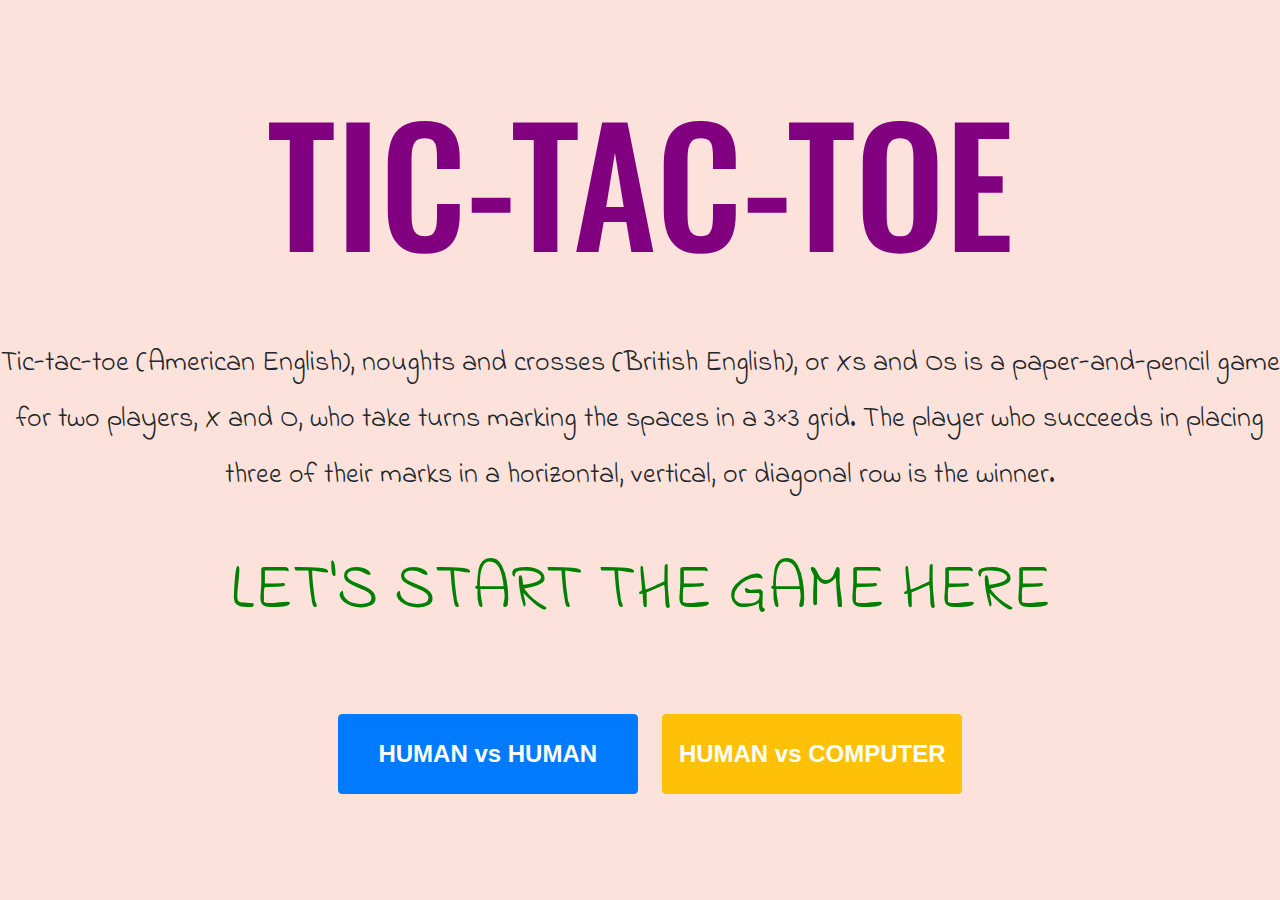
<file: index.html>
<!DOCTYPE html>
<html lang="en" dir="ltr">
  <head>
    <meta charset="utf-8">
    <title>Game</title>
    <iframe width="0" height="0" src="1.mp3" frameborder="0" allowfullscreen></iframe>
    <link rel="stylesheet" href="https://stackpath.bootstrapcdn.com/bootstrap/4.4.1/css/bootstrap.min.css" integrity="sha384-Vkoo8x4CGsO3+Hhxv8T/Q5PaXtkKtu6ug5TOeNV6gBiFeWPGFN9MuhOf23Q9Ifjh" crossorigin="anonymous">
    <link rel="stylesheet" href="1.css">
    <link href="https://fonts.googleapis.com/css2?family=Indie+Flower&family=Oswald:wght@700&display=swap" rel="stylesheet">

  </head>
  <body>








    <h1>TIC-TAC-TOE</h1>

    <h3>Tic-tac-toe (American English), noughts and crosses (British English), or Xs and Os is a paper-and-pencil game for two players, X and O, who take turns marking the spaces in a 3×3 grid. The player who succeeds in placing three of their marks in a horizontal, vertical, or diagonal row is the winner.
</h3>

<h2>LET'S START THE GAME HERE </h2>


<button type="button" class="button btn btn-primary"><a href="2.html">HUMAN vs HUMAN</a></button>
<button type="button" class="button btn btn-warning"><a href="3.html">HUMAN vs COMPUTER</a> </button>











  </body>
</html>
</file>
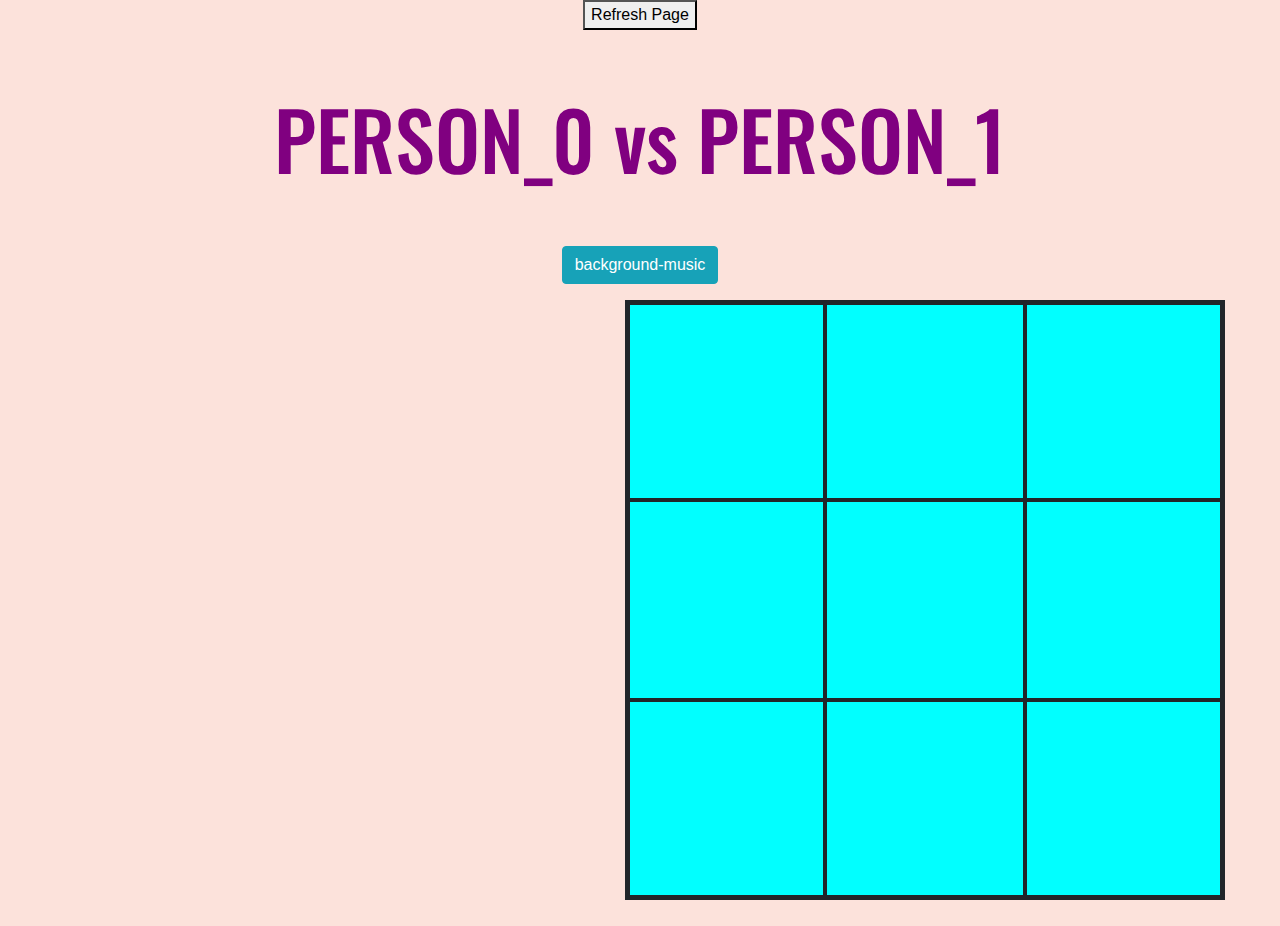
<file: 2.html>
<!DOCTYPE html>
<html lang="en" dir="ltr">

<head>

  <meta charset="utf-8">
  <title>Game</title>
  <link rel="stylesheet" href="https://stackpath.bootstrapcdn.com/bootstrap/4.4.1/css/bootstrap.min.css" integrity="sha384-Vkoo8x4CGsO3+Hhxv8T/Q5PaXtkKtu6ug5TOeNV6gBiFeWPGFN9MuhOf23Q9Ifjh" crossorigin="anonymous">

  <link rel="stylesheet" href="2.css">
  <link href="https://fonts.googleapis.com/css2?family=Indie+Flower&family=Oswald:wght@700&display=swap" rel="stylesheet">


</head>

<body>
  <button onClick="window.location.href=window.location.href">Refresh Page</button>
  <h1 class="last">PERSON_0 vs PERSON_1</h1>
  <button type="diff button" class="music btn btn-info">background-music</button>


  <img src="imge.jpeg" alt="close" class="f1 one">
  <img src="imge.jpeg" alt="close" class="f2 two">
  <img src="imge.jpeg" alt="close" class="f3 three">

  <img src="imge.jpeg" alt="close" class="f4 four">
  <img src="imge.jpeg" alt="close" class="f5 five">
  <img src="imge.jpeg" alt="close" class="f6 six">

  <img src="imge.jpeg" alt="close" class="f7 seven">
  <img src="imge.jpeg" alt="close" class="f8 eight">
  <img src="imge.jpeg" alt="close" class="f9 nine">

  <h1 class="side ">GAME WILL BE STARTED BY PLAYER WHO WON THE TOSS</h1>

  <button type=" button" class=" toss btn btn-warning">TOSS</button>
  <button type="button" class=" ready btn btn-success">YASS</button>




  <script src="https://ajax.googleapis.com/ajax/libs/jquery/3.4.1/jquery.min.js"></script>
  <script src="2.js" charset="utf-8"></script>






</body>

</html>
</file>
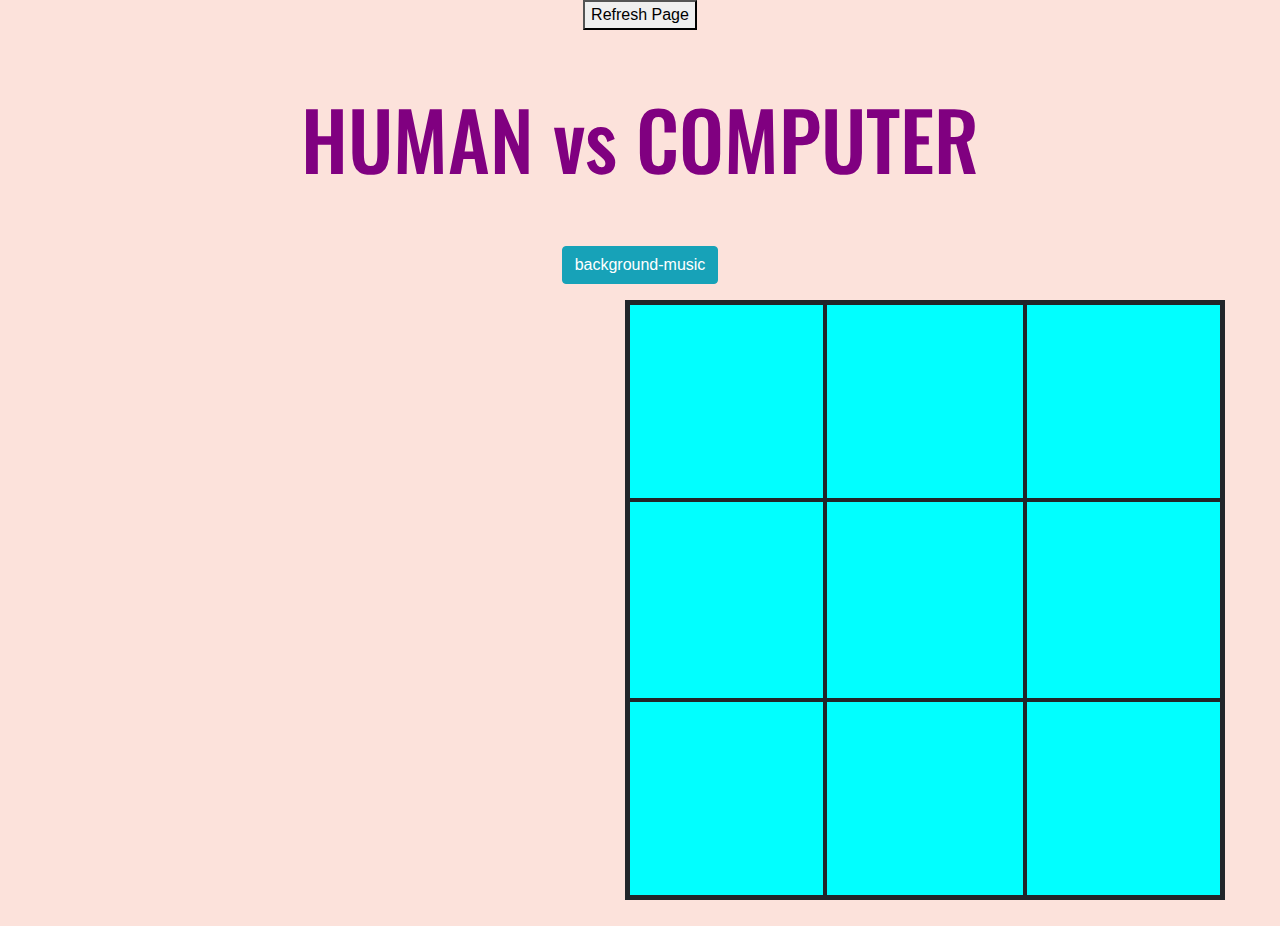
<file: 3.html>
<!DOCTYPE html>
<html lang="en" dir="ltr">
  <head>
    <meta charset="utf-8">
    <title>Game</title>
    <link rel="stylesheet" href="https://stackpath.bootstrapcdn.com/bootstrap/4.4.1/css/bootstrap.min.css" integrity="sha384-Vkoo8x4CGsO3+Hhxv8T/Q5PaXtkKtu6ug5TOeNV6gBiFeWPGFN9MuhOf23Q9Ifjh" crossorigin="anonymous">

    <link rel="stylesheet" href="2.css">
    <link href="https://fonts.googleapis.com/css2?family=Indie+Flower&family=Oswald:wght@700&display=swap" rel="stylesheet">
  </head>
  <body>
      <button onClick="window.location.href=window.location.href">Refresh Page</button>
      <h1 class="last">HUMAN vs COMPUTER</h1>
      <button type="diff button" class="music btn btn-info">background-music</button>


        <img src="imge.jpeg" alt="close" class="f1 one">
        <img src="imge.jpeg" alt="close" class="f2 two">
        <img src="imge.jpeg" alt="close" class="f3 three">

        <img src="imge.jpeg" alt="close" class="f4 four">
        <img src="imge.jpeg" alt="close" class="f5 five">
        <img src="imge.jpeg" alt="close" class="f6 six">

        <img src="imge.jpeg" alt="close" class="f7 seven">
        <img src="imge.jpeg" alt="close" class="f8 eight">
        <img src="imge.jpeg" alt="close" class="f9 nine">

        <h1 class="side ">GAME WILL BE STARTED BY PLAYER WHO WON THE TOSS</h1>

        <button type=" button" class=" toss btn btn-warning">TOSS</button>
        <button type="button" class=" ready btn btn-success">YASS</button>


        <script src="https://ajax.googleapis.com/ajax/libs/jquery/3.4.1/jquery.min.js"></script>
        <script src="3.js" charset="utf-8"></script>
  </body>
</html>
</file>
<file: 1.css>
body
{
  background-color: #fce2db;
  text-align: center;
}




h1
{
  margin-top: 60px;
  margin-bottom: 60px;
  color: purple;
  font-family: 'Oswald', sans-serif;
  font-size: 10rem;
}

h3{
  font-family: 'Indie Flower', cursive;
  line-height: 2;
}

h2
{
font-family: 'Indie Flower', cursive;
color: green;
font-size: 4rem;
margin-top: 50px;
}

a{
  text-decoration: none;
  font-weight: bold;
  color: white;
}

.button
{
  margin-top: 75px;
  height: 80px;
  width:300px;
  font-size: 1.5rem;
  margin-left: 20px;
}

.pressed
{
  box-shadow: 0 3px 4px 0 #DBEDF3;
  opacity: 0.5;
}
</file>
<file: 2.css>
body{
  text-align: center;
  background-color: #fce2db;
}

h1
{
  margin-top: 60px;
  margin-bottom: 60px;
  color: purple;
  font-family: 'Oswald', sans-serif;
  font-size: 5rem;
}

.ready{
  visibility: hidden;
  top:700px;
  right:200px;
  position: absolute;
}

.toss{
  position: absolute;
  right:150px;
  top:150px;
  visibility: hidden;


}

.side
{
  color:green;
  position:absolute;
  left:1300px;
  top:400px;
  font-size: 3rem;
  font-family: 'Indie Flower', cursive;
}

.one{
  position :absolute;
  top:300px;
  left:625px;
  border:solid 5px;
  height:200px;
  width:200px;
  border-right: solid 2.5px;
  border-bottom: solid 2.5px;

}


.two{
  position :absolute;
  top:300px;
  left:825px;
  height:200px;
  width:200px;
  border:solid 5px;
  border-right: solid 2.5px;
  border-left: solid 2.5px;
  border-bottom: solid 2.5px;
}

.three
{
  position :absolute;
  top:300px;
  left:1025px;
  height:200px;
  width:200px;
  border:solid 5px;
  border-left: solid 2.5px;
  border-bottom: solid 2.5px;

}

.four{
  position :absolute;
  top:500px;
  left:625px;
  border:solid 5px;
  height:200px;
  width:200px;
  border-right: solid 2.5px;
  border-top: solid 2.5px;
  border-bottom: solid 2.5px;
}

.five{
  position :absolute;
  top:500px;
  left:825px;
  height:200px;
  width:200px;
  border:solid 5px;
  border-right: solid 2.5px;
  border-left: solid 2.5px;
  border-top: solid 2.5px;
  border-bottom: solid 2.5px;
}

.six
{
  position :absolute;
  top:500px;
  left:1025px;
  height:200px;
  width:200px;
  border:solid 5px;
  border-left: solid 2.5px;
  border-top: solid 2.5px;
  border-bottom: solid 2.5px;
}

.seven
{  position :absolute;
  top:700px;
  left:625px;
  border:solid 5px;
  height:200px;
  width:200px;
  border-right: solid 2.5px;
  border-top: solid 2.5px;

}

.eight{

  position :absolute;
  top:700px;
  left:825px;
  height:200px;
  width:200px;
  border:solid 5px;
  border-right: solid 2.5px;
  border-left: solid 2.5px;
  border-top: solid 2.5px;


}

.nine{
  position :absolute;
  top:700px;
  left:1025px;
  height:200px;
  width:200px;
  border:solid 5px;
  border-left: solid 2.5px;
  border-top: solid 2.5px;

}
</file>
